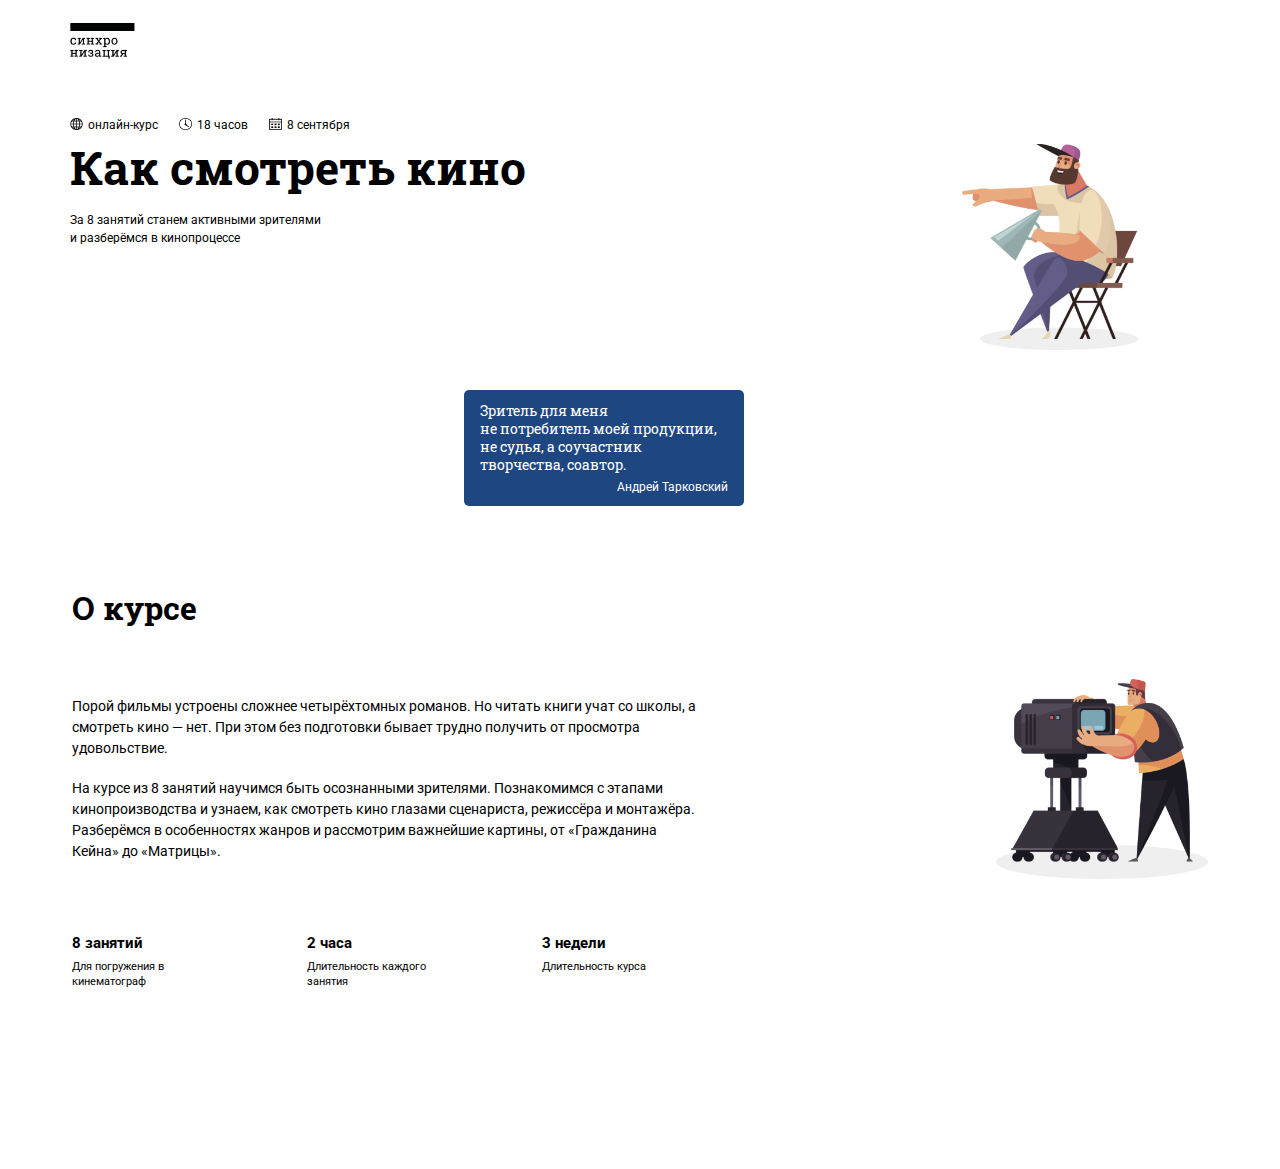
<file: M1-header-main/index.html>
<!DOCTYPE html>
<html lang="en">

<head>
    <meta charset="UTF-8">
    <meta http-equiv="X-UA-Compatible" content="IE=edge">
    <meta name="viewport" content="width=device-width, initial-scale=1.0">
    <link rel="stylesheet" href="style-header/style-header.css">
    <link rel="stylesheet" href="style-about/style-about.css">
    <title>Document</title>
</head>

<body>
    <header>
        <div class="header-logo">
            <img src="img-header/header-logo.png" alt="logo">
        </div>

        <div class="header-main">
            <div class="header-trio">
                <div class="trio-globe">
                    <img src="img-header/globe.png" alt="globe" class="trio-pic">
                    <p>онлайн-курс</p>
                </div>
                <div class="trio-globe">
                    <img src="img-header/clock.png" alt="clock" class="trio-pic">
                    <p>18 часов </p>
                </div>
                <div class="trio-globe">
                    <img src="img-header/calendar.png" alt="calendar" class="trio-pic">
                    <p>8 сентября</p>
                </div>
            </div>

            <div class="header-left-right">
                <div class="header-left">
                    <h1 class="header-kino">Как смотреть кино</h1>
                    <p class="header-info">За 8 занятий станем активными зрителями <br>
                        и разберёмся в кинопроцессе</p>
                </div>
                <div class="header-right">
                    <img src="img-header/header-pic.png" alt="mainpic">
                </div>
            </div>

        </div>

        <div class="header-block">
            <p class="header-block-info">
                Зритель для меня <br>
                не потребитель моей продукции, не судья, а соучастник творчества, соавтор.
            </p>
            <p class="header-block-author">
                Андрей Тарковский
            </p>
        </div>
    </header>

    <div class="container-about">
        <h1>О курсе</h1>
        <div class="main">
    
          <div class="text">
            <p>
              Порой фильмы устроены сложнее четырёхтомных романов. Но читать книги
              учат со школы, а смотреть кино — нет. При этом без подготовки бывает
              трудно получить от просмотра удовольствие.
            </p>
            <br>
            <p>На курсе из 8 занятий научимся быть осознанными зрителями.
              Познакомимся с этапами кинопроизводства и узнаем, как смотреть кино
              глазами сценариста, режиссёра и монтажёра. Разберёмся в особенностях
              жанров и рассмотрим важнейшие картины, от «Гражданина Кейна» до
              «Матрицы».
            </p>
          </div>
    
          <div class="picture">
            <img class="first-image" src="img-about/picture1.png" alt="first-image">
          </div>
        </div>
    
        <div class="footer">
          <div class="left-picture">
            <img class="second-image" src="img-about/picture2.png" alt="second-image">
          </div>
          <div class="info">
            <div class="info-text">
              <h5>8 занятий</h5>
              <p>Для погружения в кинематограф</p>
            </div>
            <div class="info-text">
              <h5>2 часа</h5>
              <p>Длительность каждого занятия</p>
            </div>
            <div class="info-text">
              <h5>3 недели</h5>
              <p>Длительность курса</p>
            </div>
          </div>
        </div>
      </div>
</body>

</html>
</file>
<file: M1-header-main/style-header/style-header.css>
@import url('https://fonts.googleapis.com/css2?family=Roboto+Slab:wght@400;700&display=swap');
@import url('https://fonts.googleapis.com/css2?family=Roboto&display=swap');
*{
    margin: 0;
    padding: 0;
    font-family: "Roboto";
}
header{
    min-width: 1440px;
    /* height: 846px; */
    box-sizing: border-box;
    display: flex;
    flex-direction: column;
    justify-content: space-between;
    padding: 21px 245px 30px 122px ;
}
.header-logo{
    width: 112px;
    height: 66px;
    margin-bottom: 100px;
}
.header-logo img{
    width: 100%;
    height: 100%;
}
.header-main{
    display: flex;
    flex-direction: column;
    justify-content: space-between;
    margin-bottom: 67px;
}
.header-trio{
    /* width: 42%; */
    width: 509px;
    display: flex;
    justify-content: space-between;
    margin-bottom: 37px;
}
.trio-globe{
    /* width: 33%; */
    display: flex;
    padding-right: 27px;
}
.trio-pic{
    width: 22px;
    height: 22px;
    padding-right: 10px;
}
.trio-globe p{
    font-size: 20px;
    line-height: 23px;
}
.header-left-right{
    /* width: 80%; */
    display: flex;
    justify-content: space-between;
}
.header-left{
    width: 55%;
}
.header-left h1{
    font-family: "Roboto Slab";
    font-weight: 700;
    font-size: 80px;
    line-height: 81px;
    margin-bottom: 15px;
}
.header-left p{
    font-size: 20px;
    line-height: 30px;
}
.header-right{
    width: 305px;
    height: 376px;
}
.header-right img{
    width: 100%;
    height: 100%;
}
.header-block{
    width: 483.63px;
    height: 200.02px;
    background-color: #1E4681;
    color: white;
    border-radius: 5px;
    margin: 0 auto;
    box-sizing: border-box;
    padding: 19px 27px 0;
}
.header-block-info{
    font-family: "Roboto Slab";
    font-weight: 400;
    font-size: 25px;
    line-height: 32px;
}
.header-block-author{
    font-size: 20px;
    line-height: 26px;
    padding-top: 5px;
    text-align: right;
}
@media screen and (min-width: 834px) and (max-width: 1439px) {
    header{
        min-width: 834px;
        /* height: 846px; */
        box-sizing: border-box;
        padding: 22px 142px 30px 70px ;
    }
    .header-logo{
        width: 64.87px;
        height: 38.23px;
        margin-bottom: 58px;
    }
    .header-logo img{
        width: 100%;
        height: 100%;
    }
    .header-main{
        display: flex;
        flex-direction: column;
        justify-content: space-between;
        margin-bottom: 40px;
    }
    .header-trio{
        /* width: 45%; */
        width: 295px;
        display: flex;
        justify-content: space-between;
        margin-bottom: 12px;
    
    }
    .trio-globe{
        /* width: 33%; */
        display: flex;
        padding-right: 15px;
    }
    .trio-pic{
        width: 12.74px;
        height: 12.16px;
        padding-right: 5px;
    }
    .trio-globe p{
        font-size: 12px;
        line-height: 14px;
    }
    .header-left-right{
        /* width: 80%; */
        display: flex;
        justify-content: space-between;
    }
    .header-left{
        width: 55%;
    }
    .header-left h1{
        font-family: "Roboto Slab";
        font-weight: 700;
        font-size: 46px;
        line-height: 46.64px;
        margin-bottom: 20px;
    }
    .header-left p{
        font-size: 12px;
        line-height: 18px;
    }
    .header-right{
        width: 176.07px;
        height: 206.18px;
    }
    .header-right img{
        width: 100%;
        height: 100%;
    }
    .header-block{
        width: 280.11px;
        height: 115.83px;
        background-color: #1E4681;
        color: white;
        border-radius: 5px;
        margin: 0 auto;
        box-sizing: border-box;
        padding: 12px 16px 0;
    }
    .header-block-info{
        font-family: "Roboto Slab";
        font-weight: 400;
        font-size: 14px;
        line-height: 18px;
    }
    .header-block-author{
        font-size: 12px;
        line-height: 16px;
        padding-top: 5px;
        text-align: right;
    }
}
/* @media screen and (max-width: 833px) and (min-width: 519px){
    header{
        padding: 36px ;
    }

} */
@media screen and (max-width: 833px) {
    header{
        min-width: 375px;
        /* height: 846px; */
        box-sizing: border-box;
        display: flex;
        align-items: flex-start;
        padding: 36px 32.32px 30px 35px ;
    }
    .header-logo{
        width: 52.19px;
        height: 30.75px;
        margin-bottom: 58px;
    }
    .header-logo img{
        width: 100%;
        height: 100%;
    }
    .header-main{
        width: 100%;
        display: flex;
        flex-direction: column;
        justify-content: space-between;
        margin-bottom: 38.64px;
    }
    .header-trio{
        /* width: 45%; */
        width: 237px;
        display: flex;
        justify-content: space-between;
        margin-bottom: 15.06px;
    }
    .trio-globe{
        /* width: 33%; */
        display: flex;
        padding-right: 12px;
    }
    .trio-pic{
        width: 10.25px;
        height: 9.79px;
        padding-right: 4px;
    }
    .trio-globe p{
        font-size: 10px;
        line-height: 11px;
    }
    .header-left-right{
        /* width: 80%; */
        display: flex;
        flex-direction: column;
        justify-content: space-between;
        align-items: flex-end;
    }
    .header-left{
        width: 100%;
    }
    .header-left h1{
        font-family: "Roboto Slab";
        font-weight: 700;
        font-size: 37px;
        line-height: 38px;
        margin-bottom: 20px;
    }
    .header-left p{
        font-size: 10px;
        line-height: 15px;
    }
    .header-right{
        width: 141.68px;
        height: 175.1px;
    }
    .header-right img{
        width: 100%;
        height: 100%;
    }
    .header-block{
        width: 225.36px;
        height: 93.19px;
        background-color: #1E4681;
        color: white;
        border-radius: 2.33px;
        margin: 0;
        box-sizing: border-box;
        padding: 8.97px 12px 0;
    }
    .header-block-info{
        font-family: "Roboto Slab";
        font-weight: 400;
        font-size: 11px;
        line-height: 14px;
    }
    .header-block-author{
        font-size: 10px;
        line-height: 13px;
        padding-top: 5px;
        text-align: right;
    }
}
</file>
<file: M1-header-main/style-about/style-about.css>
@import url('https://fonts.googleapis.com/css2?family=Roboto+Slab:wght@700&display=swap');
@import url('https://fonts.googleapis.com/css2?family=Roboto&display=swap');
*{
    margin: 0;
    padding: 0;
    font-family: "Roboto";
}
.container-about{
    min-width: 1440px;
    height: 1046px;
    box-sizing: border-box;
    display: flex;
    flex-direction: column;
    justify-content: space-between;
    padding: 91px 124px 157px;
}
.container-about .main{
    display: flex;
    align-items: center;
    justify-content: space-between;
    width: 100%;
}
.container-about .text{
    width: 55.5%;
    display: flex;
    flex-direction: column;
    justify-content: space-between;
}
.container-about h1{
    font-family: "Roboto Slab";
    font-size: 55px;
}
.container-about .text p{
    line-height: 36px;
    font-size: 24px;
    font-weight: 400;
}
.container-about .picture{
    width: 366px;
    height: 345px;
    position: relative;
}
.container-about .first-image{
    width: 100%;
    height: 100%;
}
.container-about .footer{
    display: flex;
    align-items: center;
    justify-content: space-between;
    width: 85%;
}
.container-about .left-picture{
    width: 232px;
    height: 219px;
    position: relative;
}
.container-about .second-image{
    width: 100%;
    height: 100%;
}
.container-about .info{
    display: flex;
    justify-content: space-between;
    width: 64%;
}
.container-about .info-text{
    width: 23%;
}
.container-about h5{
    font-size: 25px;
    line-height: 32px;
    font-weight: 700;
}
.container-about .info-text p{
    font-size: 18px;
    line-height: 23px;
    font-weight: 400;
    margin: 7px 0 0;
}

@media screen and (max-width: 1439px) and (min-width: 834px) {
    .container-about{
        min-width: 834px;
        height: 633px;
        padding: 56px 71.63px 180.25px 72px;
    }
    .container-about h1{
        font-size: 32px;
        line-height: 32px;
    }
    .container-about .text{
        width: 55%;
    }
    .container-about .text p{
        font-size: 14px;
        line-height: 21px;
    }
    .container-about .picture{
        width: 211.98px;
        height: 199.23px;
    }
    .container-about .left-picture{
        display: none;
    }
    .container-about .info-text{
        width: 24%;
    }
    .container-about .info-text h5{
        font-size: 15px;
        line-height: 19.5px;
    }
    .container-about .info-text p{
        font-size: 11px;
        line-height: 14.3px;
    }
}

@media screen and (max-width: 833px) and (min-width: 375px) {
    .container-about{
        min-width: 375px;
        height: 776px;
        padding: 56px 30.53px 124px 36px;
    }
    .container-about h1{
        font-size: 26px;
        line-height: 26px;
    }
    .container-about .main{
        flex-wrap: wrap;
        justify-content: center;
        align-content: space-between;
    }
    .container-about .text{
        width: 100%;
    }
    .container-about .text p{
        font-size: 12px;
        line-height: 18px;
    }
    .container-about .picture{
        margin-top: 10px;
        width: 170.55px;
        height: 160.29px;
    }
    .container-about .left-picture{
        display: none;
    }
    .container-about .info{
        width: 75%;
        height: 115px;
        align-content: space-between;
        flex-wrap: wrap;
    }
    .container-about .info-text{
        width: 42%;
    }
    .container-about .info-text h5{
        font-size: 12px;
        line-height: 16px;
    }
    .container-about .info-text p{
        font-size: 10px;
        line-height: 13px;
    }
}

/* For extra-small devices */
@media screen and (max-width: 374px){
    .container-about{
        min-width: 374px;
        height: 695px;
        padding: 60px 30.53px 124px 36px;
    }
    .container-about h1{
        font-size: 22px;
        line-height: 24px;
        font-weight: 700;
    }
    .container-about .main{
        flex-wrap: wrap;
        justify-content: center;
        align-content: space-between;
    }
    .container-about .text{
        width: 100%;
    }
    .container-about .text p{
        font-size: 10px;
        line-height: 16px;
    }
    .container-about .picture{
        width: 150px;
        height: 150.29px;
        margin-top: 15px;
    }
    .container-about .left-picture{
        display: none;
    }
    .container-about .info{
        width: 75%;
        height: 110px;
        align-content: space-between;
        flex-wrap: wrap;
    }
    .container-about .info-text{
        width: 34%;
    }
    .container-about .info-text h5{
        font-size: 10px;
        line-height: 14px;
    }
    .container-about .info-text p{
        font-size: 8px;
        line-height: 11px;
    }
}
</file>
